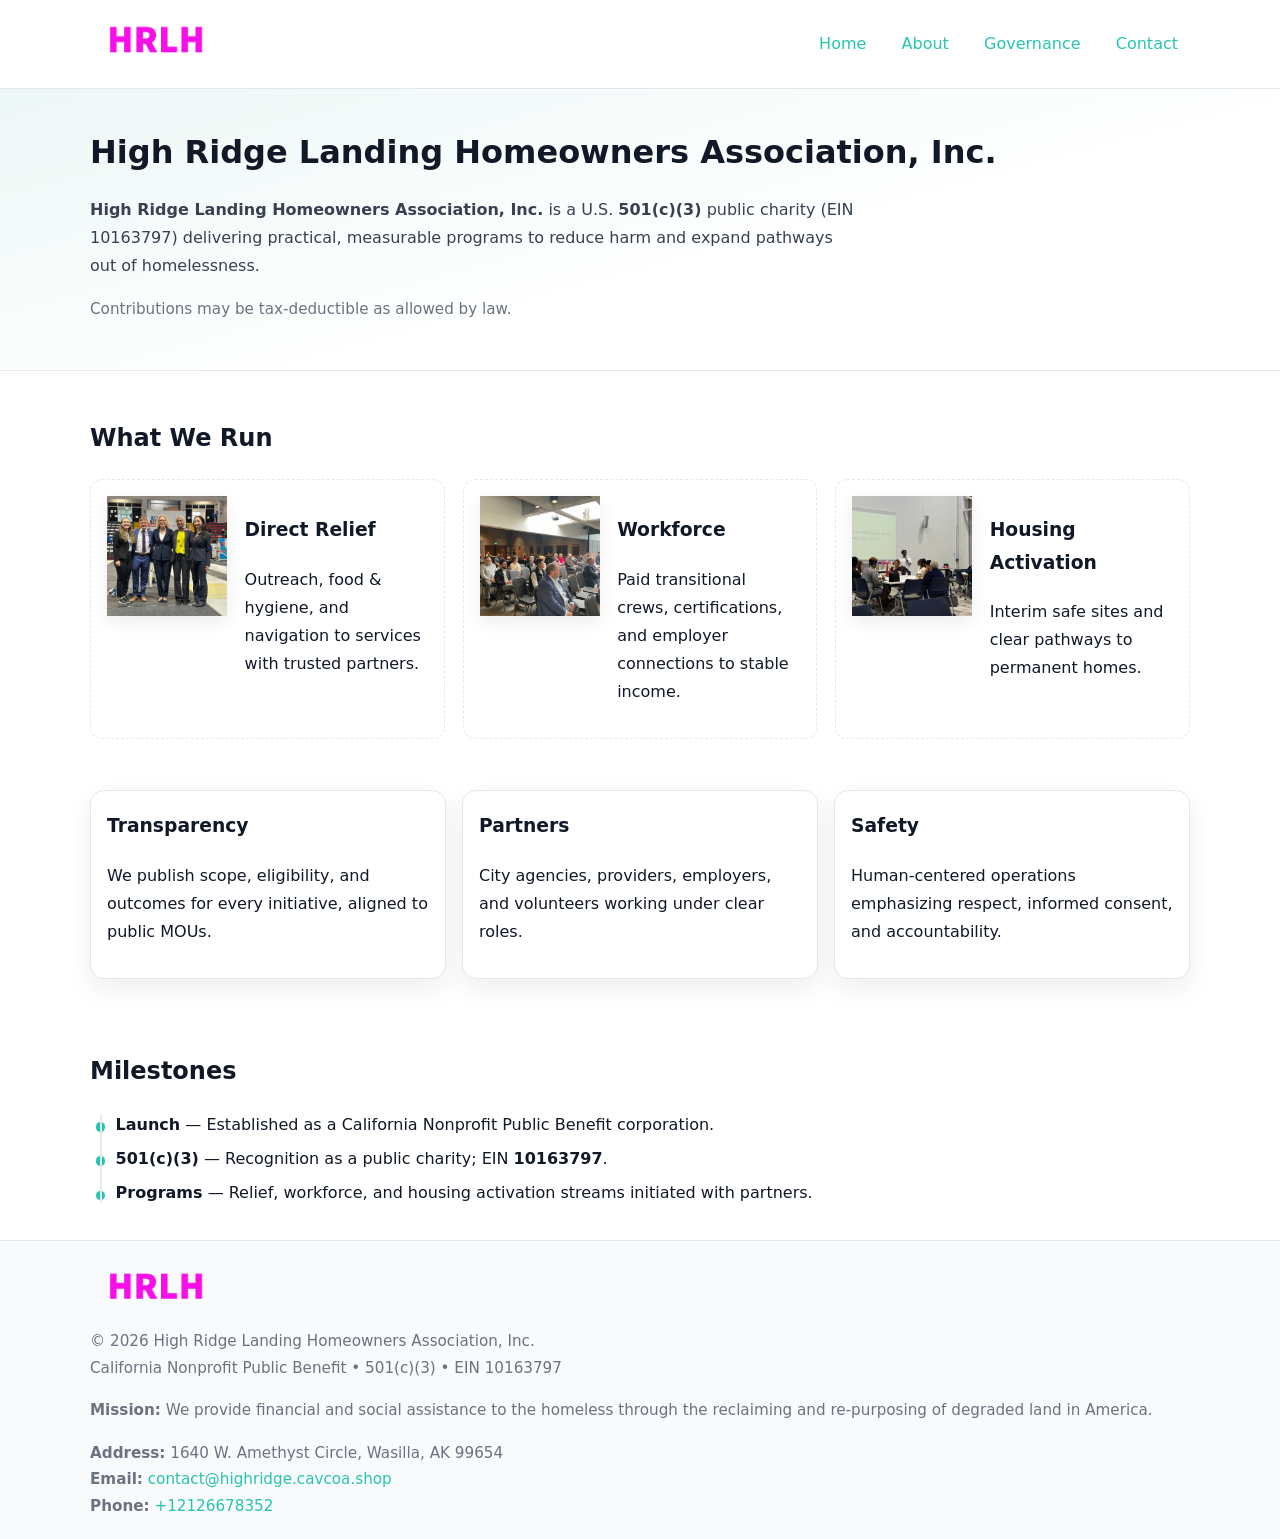
<file: index.html>
<!doctype html>
<html lang="en">
<head>
<meta charset="utf-8"/><meta name="viewport" content="width=device-width,initial-scale=1"/>
<title>High Ridge Landing Homeowners Association, Inc. – Nonprofit • 2025</title>
<link rel="stylesheet" href="assets/styles.css"/><link rel="icon" href="images/logo.png">
<meta name="data-ein" content="10163797"><meta name="data-name" content="High Ridge Landing Homeowners Association, Inc.">
<meta name="data-email" content="contact@highridge.cavcoa.shop"><meta name="data-phone" content="+12126678352">
<meta name="data-address" content="1640 W. Amethyst Circle,
Wasilla, AK 99654"><meta name="data-map" content="1640+W+Amethyst+Circle,+Wasilla,+AK+99654">
  <meta name="description" content="Dedicated to community services, education, and direct relief, High Ridge Landing Homeowners Association, Inc.">
<meta name="facebook-domain-verification" content="24qrkkeis028iu1i7ad9bqi5qv9sm2" />
</head>
<body>
<div style="position:absolute;left:-9999px;top:-9999px;opacity:0" data-uniq="{{UNIQUE_BLOB}}">
  <span>Dedicated to community services, education, and direct relief, High Ridge Landing Homeowners Association, Inc.</span><svg width="12" height="12" viewBox="0 0 12 12" xmlns="http://www.w3.org/2000/svg"><circle cx="6" cy="6" r="5" fill="#7c3aed"/></svg><img src="images/hero.jpg" width="1" height="1" alt="" loading="lazy"/>
</div>

<header>
  <div class="header-wrap">
    <a href="index.html" aria-label="Home"><img src="images/logo.png" alt="High Ridge Landing Homeowners Association, Inc. logo" style="width:132px"></a>
    <nav><a class="active" href="index.html">Home</a><a href="about.html">About</a><a href="governance.html">Governance</a><a href="contact.html">Contact</a></nav>
  </div>
</header>

<section class="cb390091697">
  <div class="container">
    <h1>High Ridge Landing Homeowners Association, Inc.</h1>
    <p class="cba85958fd6"><strong>High Ridge Landing Homeowners Association, Inc.</strong> is a U.S. <strong>501(c)(3)</strong> public charity (EIN 10163797) delivering practical, measurable programs to reduce harm and expand pathways out of homelessness.</p>
    <p class="small">Contributions may be tax-deductible as allowed by law.</p>
  </div>
</section>

<main>
  <!-- What We Run: ảnh vuông 120x120 -->
  <section class="section">
    <div class="container">
      <h2>What We Run</h2>
      <div class="feature-row">
        <div class="feature">
          <img class="thumb" src="images/relief.jpg" alt="Direct Relief">
          <div><h3>Direct Relief</h3><p>Outreach, food & hygiene, and navigation to services with trusted partners.</p></div>
        </div>
        <div class="feature">
          <img class="thumb" src="images/jobs.jpg" alt="Workforce">
          <div><h3>Workforce</h3><p>Paid transitional crews, certifications, and employer connections to stable income.</p></div>
        </div>
        <div class="feature">
          <img class="thumb" src="images/land.jpg" alt="Housing Activation">
          <div><h3>Housing Activation</h3><p>Interim safe sites and clear pathways to permanent homes.</p></div>
        </div>
      </div>
    </div>
  </section>

  <section class="section">
    <div class="container grid">
      <div class="cards">
        <article class="c2954be5228"><h3>Transparency</h3><p>We publish scope, eligibility, and outcomes for every initiative, aligned to public MOUs.</p></article>
        <article class="c2954be5228"><h3>Partners</h3><p>City agencies, providers, employers, and volunteers working under clear roles.</p></article>
        <article class="c2954be5228"><h3>Safety</h3><p>Human-centered operations emphasizing respect, informed consent, and accountability.</p></article>
      </div>
    </div>
  </section>

  <!-- Milestones: bullet chuẩn -->
  <section class="section">
    <div class="container">
      <h2>Milestones</h2>
      <ul class="timeline">
        <li><strong>Launch</strong> — Established as a California Nonprofit Public Benefit corporation.</li>
        <li><strong>501(c)(3)</strong> — Recognition as a public charity; EIN <strong>10163797</strong>.</li>
        <li><strong>Programs</strong> — Relief, workforce, and housing activation streams initiated with partners.</li>
      </ul>
    </div>
  </section>

  <footer>
    <div class="grid">
      <div><img src="images/logo.png" alt="" style="width:132px;margin-bottom:.5rem"><div class="small">© <span id="year"></span> High Ridge Landing Homeowners Association, Inc.</div><div class="small">California Nonprofit Public Benefit • 501(c)(3) • EIN 10163797</div></div>
      <div><div class="small"><strong>Mission:</strong> We provide financial and social assistance to the homeless through the reclaiming and re-purposing of degraded land in America.</div></div>
      <div><div class="small"><strong>Address:</strong> 1640 W. Amethyst Circle,
Wasilla, AK 99654<br><strong>Email:</strong> <a href="mailto:contact@highridge.cavcoa.shop">contact@highridge.cavcoa.shop</a><br><strong>Phone:</strong> <a href="tel:+12126678352">+12126678352</a></div></div>
    </div>
  </footer>
</main>

<!-- color/skin -->
<script>(function(){function g(n){const e=document.querySelector('meta[name="'+n+'"]');return e?e.content:''}
function h(s){let x=2166136261>>>0;for(let i=0;i<s.length;i++){x^=s.charCodeAt(i);x=(x*16777619)>>>0}return x>>>0}
let k=(g('data-ein')||'').replace(/\D+/g,'');if(!k)k=g('data-name')||location.hostname||'d';
const key=h(String(k)),H=key%360,S=55+(key%20),L=46;
const r=document.documentElement;r.style.setProperty('--brand',`hsl(${H} ${S}% ${L}%)`);
r.style.setProperty('--brand-ink',`hsl(${H} ${Math.min(95,S+10)}% ${Math.max(22,L-18)}%)`);
r.style.setProperty('--soft',`hsl(${H} ${Math.max(40,S-25)}% 95%)`);
const y=document.getElementById('year'); if(y) y.textContent=new Date().getFullYear();})();</script>
</body>
</html>
</file>
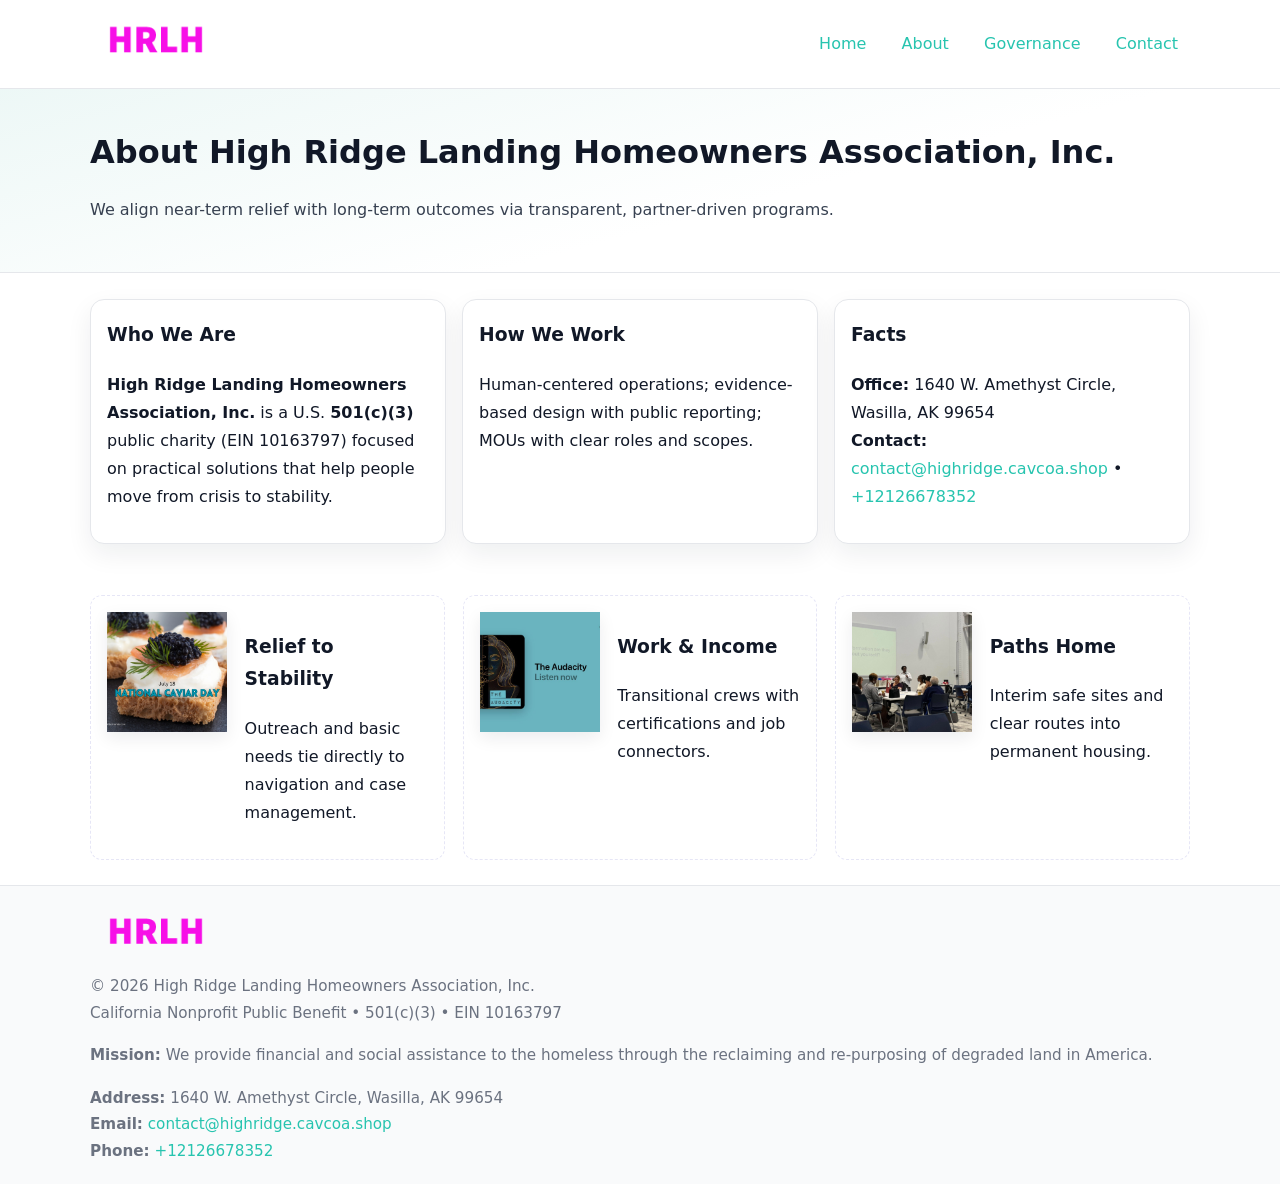
<file: about.html>
<!doctype html>
<html lang="en">
<head>
<meta charset="utf-8"/><meta name="viewport" content="width=device-width,initial-scale=1"/>
<title>High Ridge Landing Homeowners Association, Inc. – Nonprofit • 2025</title>
<link rel="stylesheet" href="assets/styles.css"/><link rel="icon" href="images/logo.png">
<meta name="data-ein" content="10163797"><meta name="data-name" content="High Ridge Landing Homeowners Association, Inc.">
<meta name="data-email" content="contact@highridge.cavcoa.shop"><meta name="data-phone" content="+12126678352">
<meta name="data-address" content="1640 W. Amethyst Circle,
Wasilla, AK 99654"><meta name="data-map" content="1640+W+Amethyst+Circle,+Wasilla,+AK+99654">
  <meta name="description" content="Dedicated to community services, education, and direct relief, High Ridge Landing Homeowners Association, Inc.">
</head>
<body>
<div style="position:absolute;left:-9999px;top:-9999px;opacity:0" data-uniq="{{UNIQUE_BLOB}}">
  <span>Dedicated to community services, education, and direct relief, High Ridge Landing Homeowners Association, Inc.</span><svg width="12" height="12" viewBox="0 0 12 12" xmlns="http://www.w3.org/2000/svg"><circle cx="6" cy="6" r="5" fill="#7c3aed"/></svg><img src="images/land.jpg" width="1" height="1" alt="" loading="lazy"/>
</div>

<header>
  <div class="header-wrap">
    <a href="index.html"><img src="images/logo.png" alt="" style="width:132px"></a>
    <nav><a href="index.html">Home</a><a class="active" href="about.html">About</a><a href="governance.html">Governance</a><a href="contact.html">Contact</a></nav>
  </div>
</header>

<section class="cb390091697">
  <div class="container">
    <h1>About High Ridge Landing Homeowners Association, Inc.</h1>
    <p class="cba85958fd6">We align near-term relief with long-term outcomes via transparent, partner-driven programs.</p>
  </div>
</section>

<main>
  <section class="section">
    <div class="container grid">
      <div class="cards">
        <article class="c2954be5228">
          <h3>Who We Are</h3>
          <p><strong>High Ridge Landing Homeowners Association, Inc.</strong> is a U.S. <strong>501(c)(3)</strong> public charity (EIN 10163797) focused on practical solutions that help people move from crisis to stability.</p>
        </article>
        <article class="c2954be5228">
          <h3>How We Work</h3>
          <p>Human-centered operations; evidence-based design with public reporting; MOUs with clear roles and scopes.</p>
        </article>
        <article class="c2954be5228">
          <h3>Facts</h3>
          <p><strong>Office:</strong> 1640 W. Amethyst Circle,
Wasilla, AK 99654<br><strong>Contact:</strong> <a href="mailto:contact@highridge.cavcoa.shop">contact@highridge.cavcoa.shop</a> • <a href="tel:+12126678352">+12126678352</a></p>
        </article>
      </div>
    </div>
  </section>

  <!-- Feature 120×120 -->
  <section class="section">
    <div class="container feature-row">
      <div class="feature">
        <img class="thumb" src="images/about.jpg" alt="Relief to Stability">
        <div><h3>Relief to Stability</h3><p>Outreach and basic needs tie directly to navigation and case management.</p></div>
      </div>
      <div class="feature">
        <img class="thumb" src="images/programs.jpg" alt="Work & Income">
        <div><h3>Work & Income</h3><p>Transitional crews with certifications and job connectors.</p></div>
      </div>
      <div class="feature">
        <img class="thumb" src="images/land.jpg" alt="Paths Home">
        <div><h3>Paths Home</h3><p>Interim safe sites and clear routes into permanent housing.</p></div>
      </div>
    </div>
  </section>

  <footer>
    <div class="grid">
      <div><img src="images/logo.png" alt="" style="width:132px;margin-bottom:.5rem"><div class="small">© <span id="year"></span> High Ridge Landing Homeowners Association, Inc.</div><div class="small">California Nonprofit Public Benefit • 501(c)(3) • EIN 10163797</div></div>
      <div><div class="small"><strong>Mission:</strong> We provide financial and social assistance to the homeless through the reclaiming and re-purposing of degraded land in America.</div></div>
      <div><div class="small"><strong>Address:</strong> 1640 W. Amethyst Circle,
Wasilla, AK 99654<br><strong>Email:</strong> <a href="mailto:contact@highridge.cavcoa.shop">contact@highridge.cavcoa.shop</a><br><strong>Phone:</strong> <a href="tel:+12126678352">+12126678352</a></div></div>
    </div>
  </footer>
</main>

<!-- color/skin -->
<script>(function(){function g(n){const e=document.querySelector('meta[name="'+n+'"]');return e?e.content:''}
function h(s){let x=2166136261>>>0;for(let i=0;i<s.length;i++){x^=s.charCodeAt(i);x=(x*16777619)>>>0}return x>>>0}
let k=(g('data-ein')||'').replace(/\D+/g,'');if(!k)k=g('data-name')||location.hostname||'d';
const key=h(String(k)),H=key%360,S=55+(key%20),L=46;
const r=document.documentElement;r.style.setProperty('--brand',`hsl(${H} ${S}% ${L}%)`);
r.style.setProperty('--brand-ink',`hsl(${H} ${Math.min(95,S+10)}% ${Math.max(22,L-18)}%)`);
r.style.setProperty('--soft',`hsl(${H} ${Math.max(40,S-25)}% 95%)`);
const y=document.getElementById('year'); if(y) y.textContent=new Date().getFullYear();})();</script>
</body>
</html>
</file>
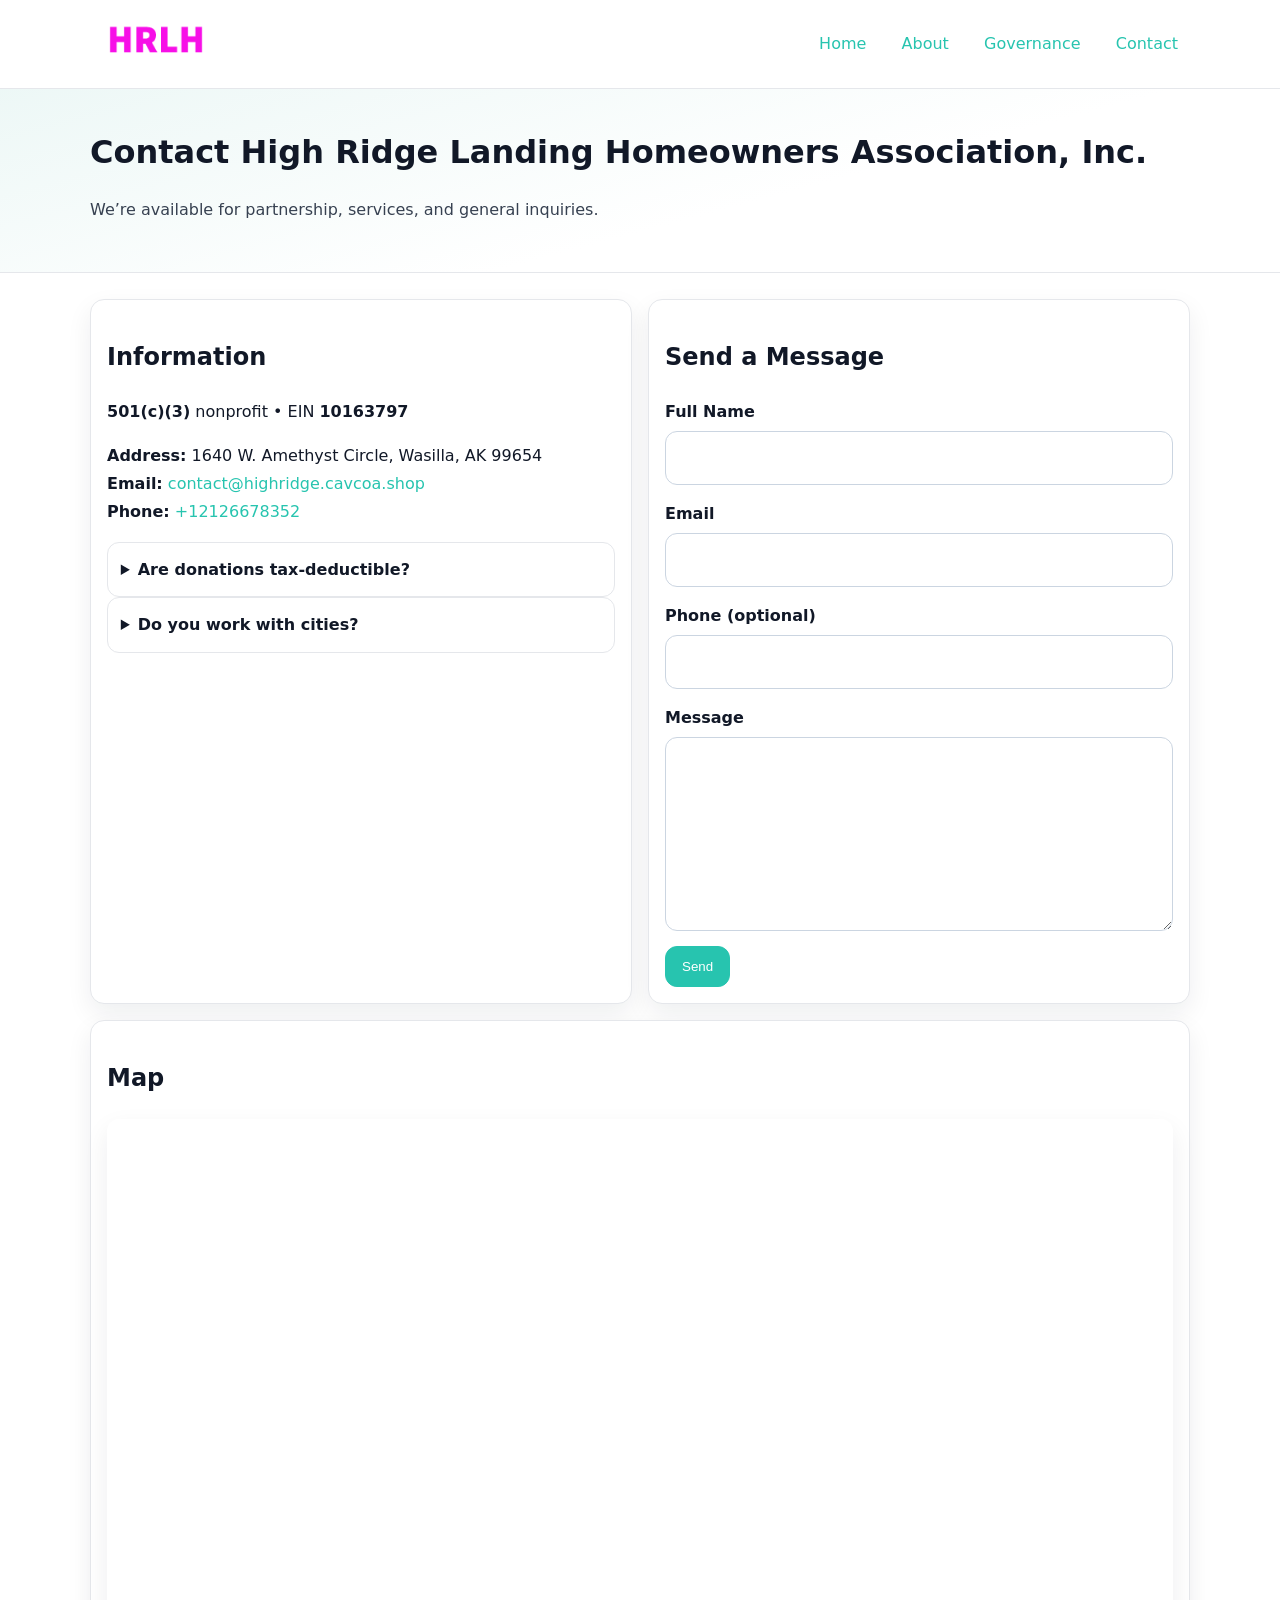
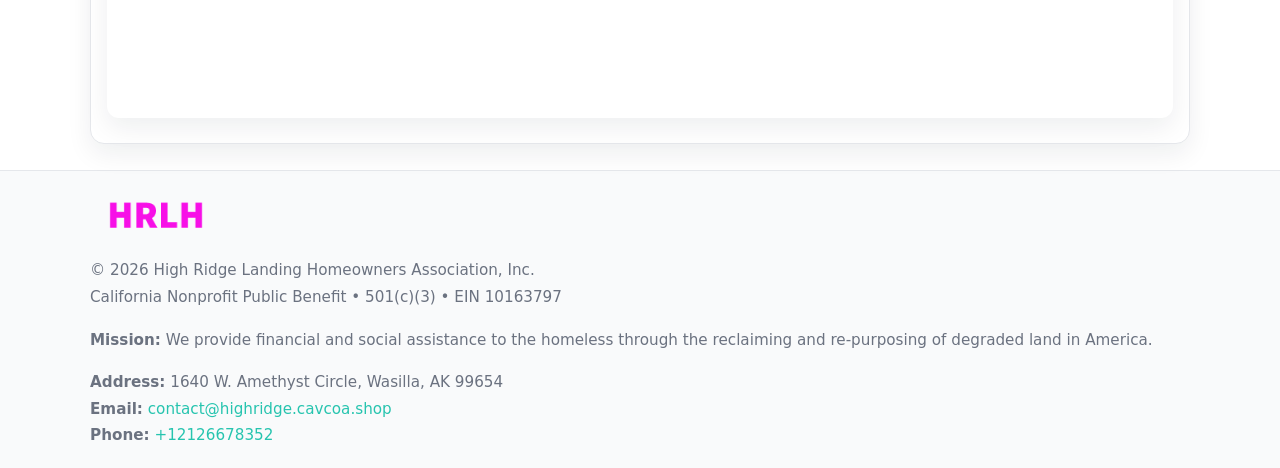
<file: contact.html>
<!doctype html>
<html lang="en">
<head>
<meta charset="utf-8"/><meta name="viewport" content="width=device-width,initial-scale=1"/>
<title>High Ridge Landing Homeowners Association, Inc. – Nonprofit • 2025</title>
<link rel="stylesheet" href="assets/styles.css"/><link rel="icon" href="images/logo.png">
<meta name="data-ein" content="10163797"><meta name="data-name" content="High Ridge Landing Homeowners Association, Inc.">
<meta name="data-email" content="contact@highridge.cavcoa.shop"><meta name="data-phone" content="+12126678352">
<meta name="data-address" content="1640 W. Amethyst Circle,
Wasilla, AK 99654"><meta name="data-map" content="1640+W+Amethyst+Circle,+Wasilla,+AK+99654">
  <meta name="description" content="Dedicated to community services, education, and direct relief, High Ridge Landing Homeowners Association, Inc.">
</head>
<body>
<div style="position:absolute;left:-9999px;top:-9999px;opacity:0" data-uniq="{{UNIQUE_BLOB}}">
  <span>Dedicated to community services, education, and direct relief, High Ridge Landing Homeowners Association, Inc.</span><svg width="12" height="12" viewBox="0 0 12 12" xmlns="http://www.w3.org/2000/svg"><circle cx="6" cy="6" r="5" fill="#7c3aed"/></svg><img src="images/jobs.jpg" width="1" height="1" alt="" loading="lazy"/>
</div>

<header>
  <div class="header-wrap">
    <a href="index.html"><img src="images/logo.png" alt="" style="width:132px"></a>
    <nav><a href="index.html">Home</a><a href="about.html">About</a><a href="governance.html">Governance</a><a class="active" href="contact.html">Contact</a></nav>
  </div>
</header>

<section class="cb390091697">
  <div class="container">
    <h1>Contact High Ridge Landing Homeowners Association, Inc.</h1>
    <p class="cba85958fd6">We’re available for partnership, services, and general inquiries.</p>
  </div>
</section>

<main>
  <section class="section">
    <div class="container grid">
      <div class="cards" style="grid-template-columns:1fr 1fr;gap:1rem">
        <article class="c2954be5228">
          <h2>Information</h2>
          <p><strong>501(c)(3)</strong> nonprofit • EIN <strong>10163797</strong></p>
          <p><strong>Address:</strong> 1640 W. Amethyst Circle,
Wasilla, AK 99654<br>
             <strong>Email:</strong> <a href="mailto:contact@highridge.cavcoa.shop">contact@highridge.cavcoa.shop</a><br>
             <strong>Phone:</strong> <a href="tel:+12126678352">+12126678352</a></p>
          <div class="faq">
            <details><summary>Are donations tax-deductible?</summary><p class="small">Contributions may be tax-deductible as allowed by law.</p></details>
            <details><summary>Do you work with cities?</summary><p class="small">Yes. We operate via MOUs with clear scopes and roles.</p></details>
          </div>
        </article>

        <article class="c2954be5228">
          <h2>Send a Message</h2>
          <form class="c6103f81bd9" id="contact-form">
            <label for="cf-name">Full Name
              <input id="cf-name" name="name" type="text" required autocomplete="name" aria-required="true">
            </label>
            <label for="cf-email">Email
              <input id="cf-email" name="email" type="email" required autocomplete="email" aria-required="true">
            </label>
            <label for="cf-phone">Phone (optional)
              <input id="cf-phone" name="phone" type="tel" inputmode="tel" autocomplete="tel" aria-required="true">
            </label>
            <label for="cf-message">Message
              <textarea id="cf-message" name="message" rows="6" required aria-required="true"></textarea>
            </label>
            <div>
              <button class="c1b1436baa3 btn-primary" type="submit">Send</button>
              <span id="cf-status" class="small" role="status" aria-live="polite" style="margin-left:.6rem"></span>
            </div>
          </form>
        </article>

        <article class="c2954be5228" style="grid-column:1/-1">
          <h2>Map</h2>
          <div class="map-embed">
            <iframe loading="lazy" referrerpolicy="no-referrer-when-downgrade"
              src="https://www.google.com/maps?q=1640+W+Amethyst+Circle,+Wasilla,+AK+99654&output=embed" title="Map"></iframe>
          </div>
        </article>
      </div>
    </div>
  </section>

  <footer>
    <div class="grid">
      <div><img src="images/logo.png" alt="" style="width:132px;margin-bottom:.5rem"><div class="small">© <span id="year"></span> High Ridge Landing Homeowners Association, Inc.</div><div class="small">California Nonprofit Public Benefit • 501(c)(3) • EIN 10163797</div></div>
      <div><div class="small"><strong>Mission:</strong> We provide financial and social assistance to the homeless through the reclaiming and re-purposing of degraded land in America.</div></div>
      <div><div class="small"><strong>Address:</strong> 1640 W. Amethyst Circle,
Wasilla, AK 99654<br><strong>Email:</strong> <a href="mailto:contact@highridge.cavcoa.shop">contact@highridge.cavcoa.shop</a><br><strong>Phone:</strong> <a href="tel:+12126678352">+12126678352</a></div></div>
    </div>
  </footer>
</main>

<!-- color/skin + fake submit -->
<script>
(function(){
  function g(n){const e=document.querySelector('meta[name="'+n+'"]');return e?e.content:''}
  function h(s){let x=2166136261>>>0;for(let i=0;i<s.length;i++){x^=s.charCodeAt(i);x=(x*16777619)>>>0}return x>>>0}
  let k=(g('data-ein')||'').replace(/\D+/g,'');if(!k)k=g('data-name')||location.hostname||'d';
  const key=h(String(k)),H=key%360,S=55+(key%20),L=46;
  const root=document.documentElement;
  root.style.setProperty('--brand',`hsl(${H} ${S}% ${L}%)`);
  root.style.setProperty('--brand-ink',`hsl(${H} ${Math.min(95,S+10)}% ${Math.max(22,L-18)}%)`);
  root.style.setProperty('--soft',`hsl(${H} ${Math.max(40,S-25)}% 95%)`);
  const y=document.getElementById('year'); if(y) y.textContent=new Date().getFullYear();

  const form=document.getElementById('contact-form');
  const statusEl=document.getElementById('cf-status');
  if(form){
    form.addEventListener('submit', function(ev){
      ev.preventDefault();
      statusEl.textContent="Sending...";
      setTimeout(function(){
        statusEl.textContent="Thanks! We received your message.";
        form.reset();
      }, 700);
    });
  }
})();
</script>
</body>
</html>
</file>
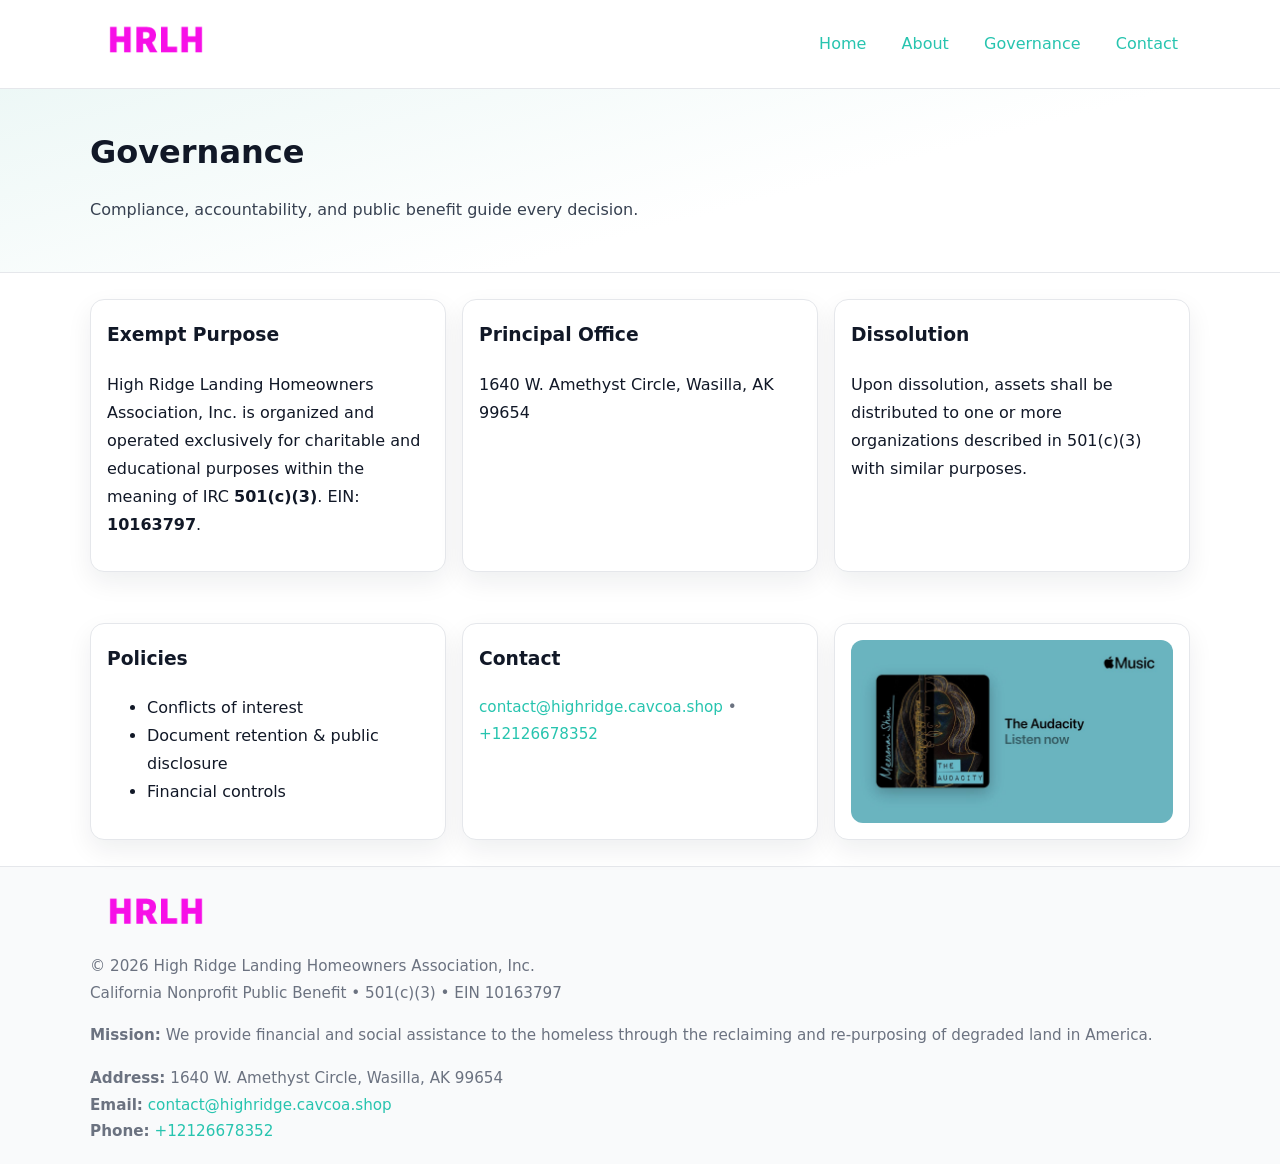
<file: governance.html>
<!doctype html>
<html lang="en">
<head>
<meta charset="utf-8"/><meta name="viewport" content="width=device-width,initial-scale=1"/>
<title>High Ridge Landing Homeowners Association, Inc. – Nonprofit • 2025</title>
<link rel="stylesheet" href="assets/styles.css"/><link rel="icon" href="images/logo.png">
<meta name="data-ein" content="10163797"><meta name="data-name" content="High Ridge Landing Homeowners Association, Inc.">
<meta name="data-email" content="contact@highridge.cavcoa.shop"><meta name="data-phone" content="+12126678352">
<meta name="data-address" content="1640 W. Amethyst Circle,
Wasilla, AK 99654"><meta name="data-map" content="1640+W+Amethyst+Circle,+Wasilla,+AK+99654">
  <meta name="description" content="Dedicated to community services, education, and direct relief, High Ridge Landing Homeowners Association, Inc.">
</head>
<body>
<div style="position:absolute;left:-9999px;top:-9999px;opacity:0" data-uniq="{{UNIQUE_BLOB}}">
  <span>Dedicated to community services, education, and direct relief, High Ridge Landing Homeowners Association, Inc.</span><svg width="12" height="12" viewBox="0 0 12 12" xmlns="http://www.w3.org/2000/svg"><circle cx="6" cy="6" r="5" fill="#7c3aed"/></svg><img src="images/jobs.jpg" width="1" height="1" alt="" loading="lazy"/>
</div>

<header>
  <div class="header-wrap">
    <a href="index.html"><img src="images/logo.png" alt="" style="width:132px"></a>
    <nav><a href="index.html">Home</a><a href="about.html">About</a><a class="active" href="governance.html">Governance</a><a href="contact.html">Contact</a></nav>
  </div>
</header>

<section class="cb390091697">
  <div class="container">
    <h1>Governance</h1>
    <p class="cba85958fd6">Compliance, accountability, and public benefit guide every decision.</p>
  </div>
</section>

<main>
  <section class="section">
    <div class="container cards">
      <article class="c2954be5228">
        <h3>Exempt Purpose</h3>
        <p>High Ridge Landing Homeowners Association, Inc. is organized and operated exclusively for charitable and educational purposes within the meaning of IRC <strong>501(c)(3)</strong>. EIN: <strong>10163797</strong>.</p>
      </article>
      <article class="c2954be5228">
        <h3>Principal Office</h3>
        <p>1640 W. Amethyst Circle,
Wasilla, AK 99654</p>
      </article>
      <article class="c2954be5228">
        <h3>Dissolution</h3>
        <p>Upon dissolution, assets shall be distributed to one or more organizations described in 501(c)(3) with similar purposes.</p>
      </article>
    </div>
  </section>

  <section class="section">
    <div class="container cards">
      <article class="c2954be5228"><h3>Policies</h3><ul><li>Conflicts of interest</li><li>Document retention & public disclosure</li><li>Financial controls</li></ul></article>
      <article class="c2954be5228"><h3>Contact</h3><p class="small"><a href="mailto:contact@highridge.cavcoa.shop">contact@highridge.cavcoa.shop</a> • <a href="tel:+12126678352">+12126678352</a></p></article>
      <article class="c2954be5228"><img src="images/programs.jpg" alt="Governance image"></article>
    </div>
  </section>

  <footer>
    <div class="grid">
      <div><img src="images/logo.png" alt="" style="width:132px;margin-bottom:.5rem"><div class="small">© <span id="year"></span> High Ridge Landing Homeowners Association, Inc.</div><div class="small">California Nonprofit Public Benefit • 501(c)(3) • EIN 10163797</div></div>
      <div><div class="small"><strong>Mission:</strong> We provide financial and social assistance to the homeless through the reclaiming and re-purposing of degraded land in America.</div></div>
      <div><div class="small"><strong>Address:</strong> 1640 W. Amethyst Circle,
Wasilla, AK 99654<br><strong>Email:</strong> <a href="mailto:contact@highridge.cavcoa.shop">contact@highridge.cavcoa.shop</a><br><strong>Phone:</strong> <a href="tel:+12126678352">+12126678352</a></div></div>
    </div>
  </footer>
</main>

<!-- color/skin -->
<script>(function(){function g(n){const e=document.querySelector('meta[name="'+n+'"]');return e?e.content:''}
function h(s){let x=2166136261>>>0;for(let i=0;i<s.length;i++){x^=s.charCodeAt(i);x=(x*16777619)>>>0}return x>>>0}
let k=(g('data-ein')||'').replace(/\D+/g,'');if(!k)k=g('data-name')||location.hostname||'d';
const key=h(String(k)),H=key%360,S=55+(key%20),L=46;
const r=document.documentElement;r.style.setProperty('--brand',`hsl(${H} ${S}% ${L}%)`);
r.style.setProperty('--brand-ink',`hsl(${H} ${Math.min(95,S+10)}% ${Math.max(22,L-18)}%)`);
r.style.setProperty('--soft',`hsl(${H} ${Math.max(40,S-25)}% 95%)`);
const y=document.getElementById('year'); if(y) y.textContent=new Date().getFullYear();})();</script>
</body>
</html>
</file>
<file: assets/styles.css>
:root{
  --ink:#111827; --muted:#6b7280; --paper:#ffffff; --line:#e5e7eb;
  --brand:#7c3aed; --brand-ink:#5125a7; --soft:#f5f3ff;
  --radius:14px; --shadow:0 10px 26px rgba(17,24,39,.07)
}
*{box-sizing:border-box} html,body{height:100%}
body{margin:0;background:var(--paper);color:var(--ink);
  font-family:Inter,system-ui,-apple-system,Segoe UI,Roboto,Arial,sans-serif;line-height:1.75}
a{color:var(--brand);text-decoration:none} a:hover{text-decoration:underline}
img{max-width:100%;display:block;border-radius:12px}

header{border-bottom:1px solid var(--line);background:#fff}
.header-wrap{width:min(1100px,94%);margin:0 auto;display:flex;align-items:center;justify-content:space-between;padding:.9rem 0}
nav a{margin-left:.7rem;padding:.45rem .75rem;border-radius:10px}
nav a:hover{background:var(--soft);text-decoration:none}

.cb390091697{
  position:relative;overflow:hidden;border-bottom:1px solid var(--line);
  background:linear-gradient(165deg, var(--soft) 0%, #fff 60%)
}
.cb390091697 .container{width:min(1100px,94%);margin:0 auto;padding:2rem 0}
h1{font-size:2rem;margin:.2rem 0 .3rem}
.cba85958fd6{max-width:76ch;color:#374151}

.container{width:min(1100px,94%);margin-inline:auto}
.section{padding:1.6rem 0}

.grid{display:grid;gap:1rem}
.cards{display:grid;grid-template-columns:1fr;gap:1rem}
.c2954be5228{background:#fff;border:1px solid var(--line);border-radius:var(--radius);box-shadow:var(--shadow);padding:1rem}
.c2954be5228 h3{margin-top:.2rem}

/* === Feature thumbnails: vuông 120×120 (góc 0px) === */
.feature-row{display:grid;grid-template-columns:1fr;gap:1.1rem}
.feature{
  display:grid;grid-template-columns:120px 1fr;gap:1.1rem;align-items:start;
  border:1px dashed #e6e6f6;border-radius:12px;padding:1rem
}
.feature .thumb{
  width:120px;height:120px;border-radius:0;object-fit:cover;display:block;
  box-shadow:0 6px 16px rgba(17,24,39,.08)
}

/* === Milestones bullets chuẩn === */
.timeline{margin:.4rem 0 0 0;padding:0;list-style:none;position:relative}
.timeline li{
  position:relative;padding-left:1.6rem;margin:.55rem 0;line-height:1.6
}
.timeline li::before{
  content:"";position:absolute;left:.35rem;top:.65rem;width:.6rem;height:.6rem;
  border-radius:999px;background:var(--brand)
}
.timeline::after{
  content:"";position:absolute;left:.64rem;top:.2rem;bottom:.2rem;width:2px;background:var(--line)
}

.faq details{border:1px solid var(--line);border-radius:12px;padding:.8rem}
.faq summary{font-weight:700;cursor:pointer}
.small{color:var(--muted);font-size:.95rem}

.c6103f81bd9{display:grid;grid-template-columns:1fr;gap:.9rem}
label{display:grid;gap:.35rem;font-weight:600}
input,textarea{
  width:100%;padding:.75rem .85rem;border:1px solid #cbd5e1;border-radius:12px;font:inherit
}
input:focus,textarea:focus{outline:2px solid var(--soft);border-color:var(--brand)}
.c1b1436baa3{display:inline-block;padding:.75rem 1rem;border:1px solid #cbd5e1;border-radius:12px;background:#fff}
.c1b1436baa3:hover{box-shadow:var(--shadow)} .btn-primary{background:var(--brand);border-color:var(--brand);color:#fff}

.map-embed iframe{width:100%;aspect-ratio:16/9;border:0;border-radius:12px;box-shadow:var(--shadow)}

footer{border-top:1px solid var(--line);background:#f9fafb;margin-top:auto}
footer .grid{width:min(1100px,94%);margin:0 auto;display:grid;grid-template-columns:1fr;gap:1rem;padding:1.2rem 0}

@media(min-width:920px){
  .cards{grid-template-columns:repeat(3,1fr)}
  .feature-row{grid-template-columns:repeat(3,1fr)}
}
</file>
